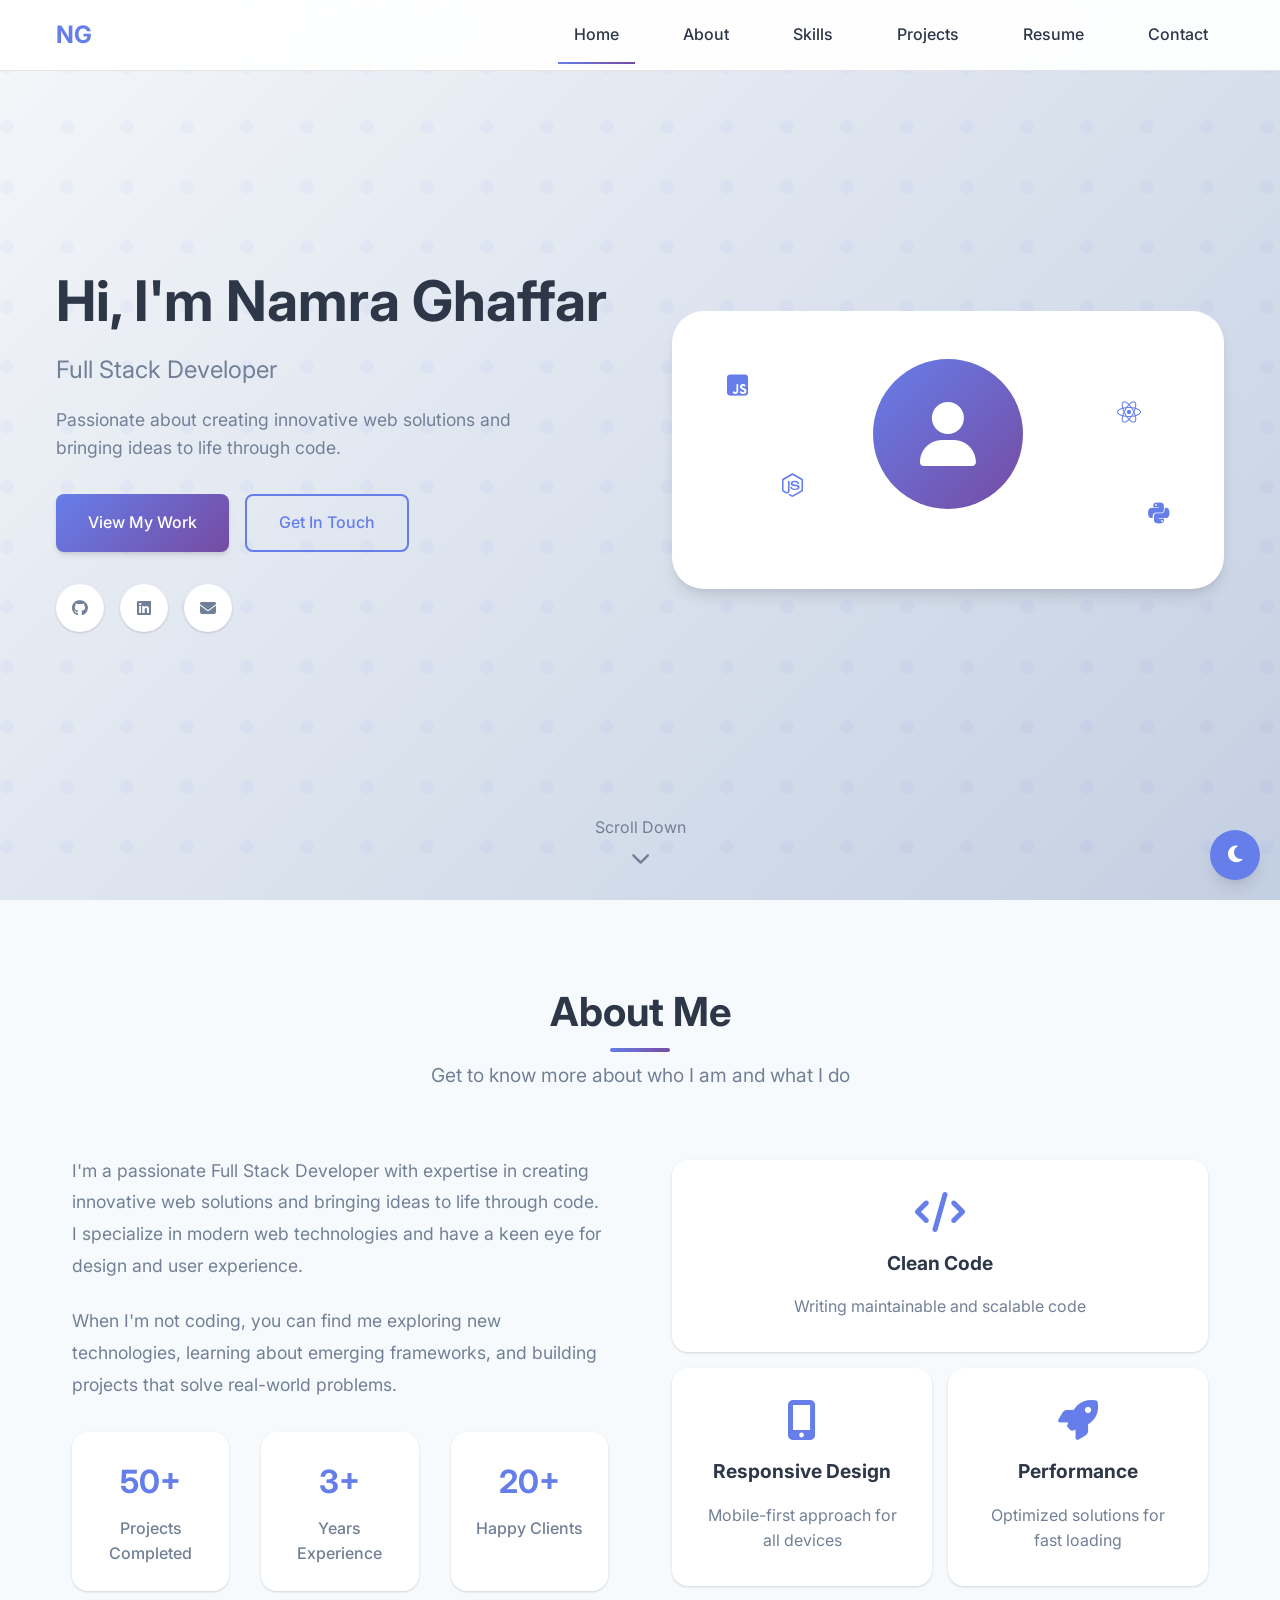
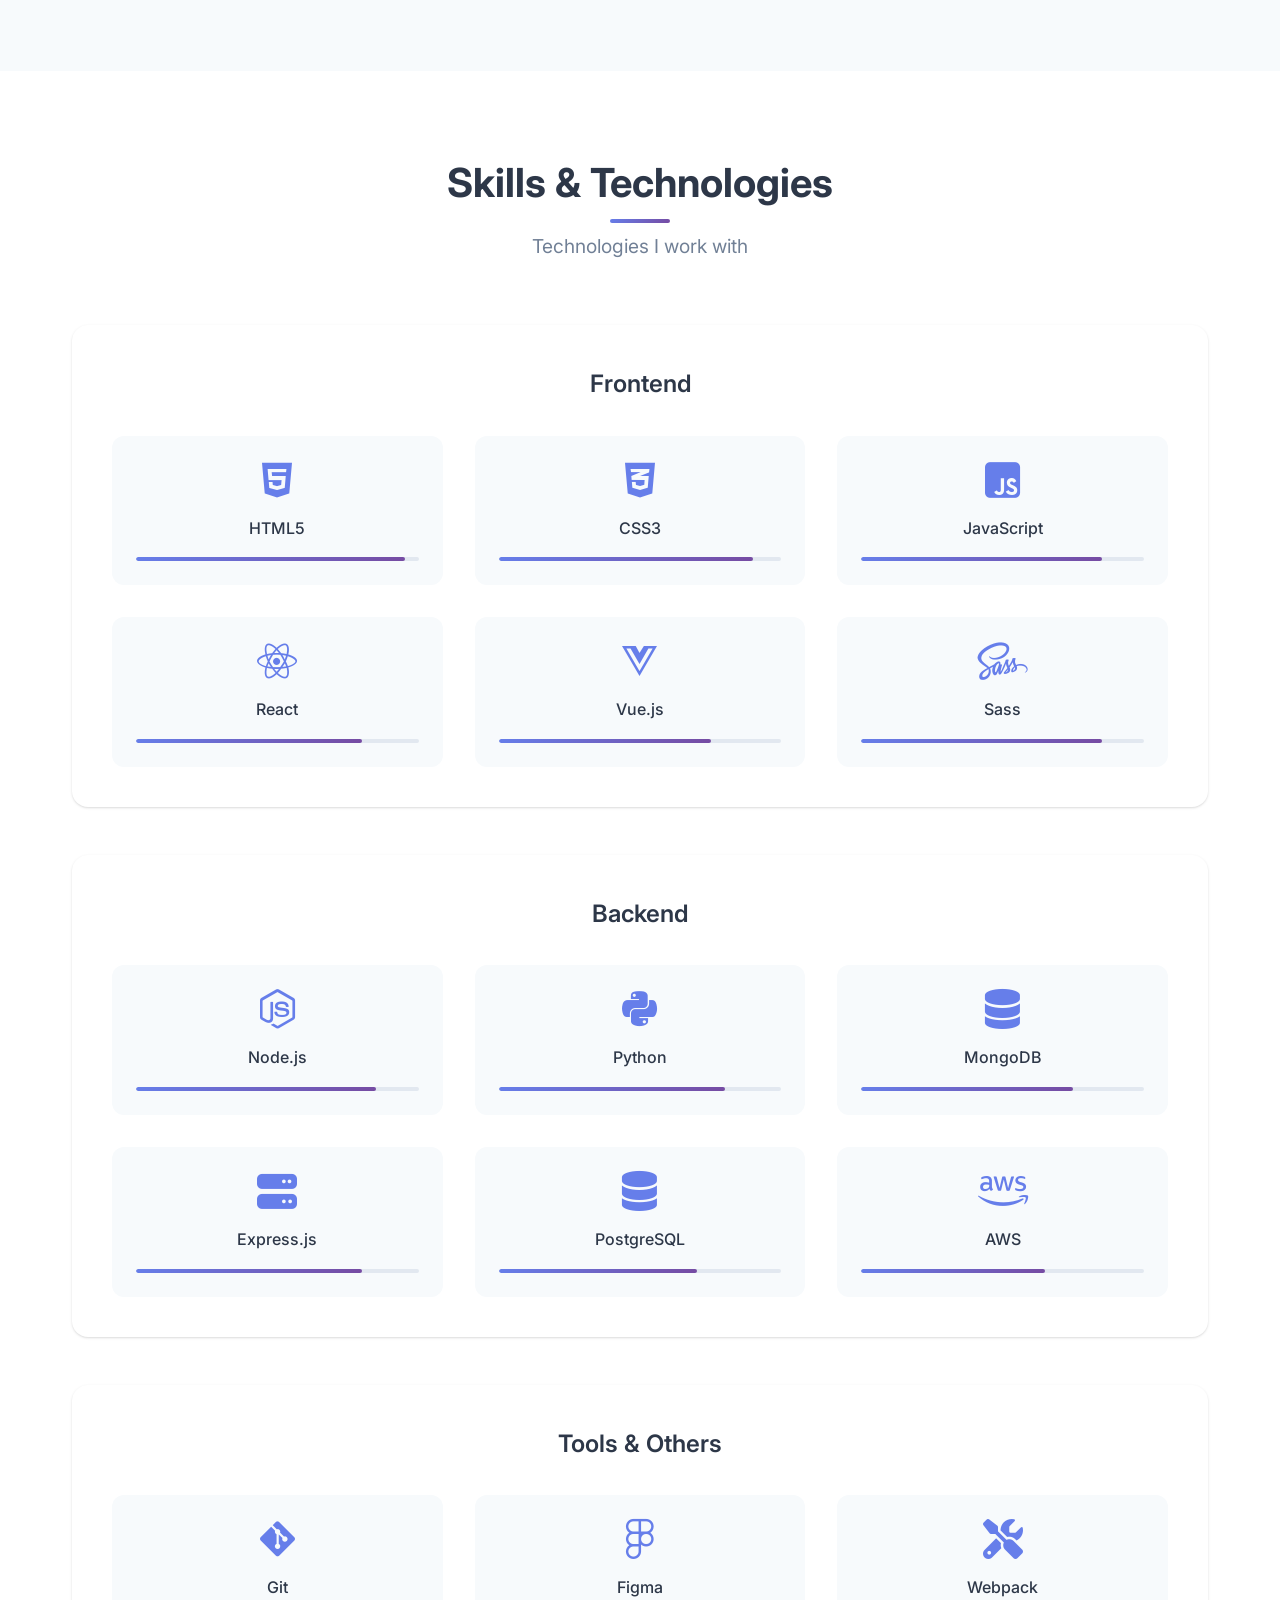
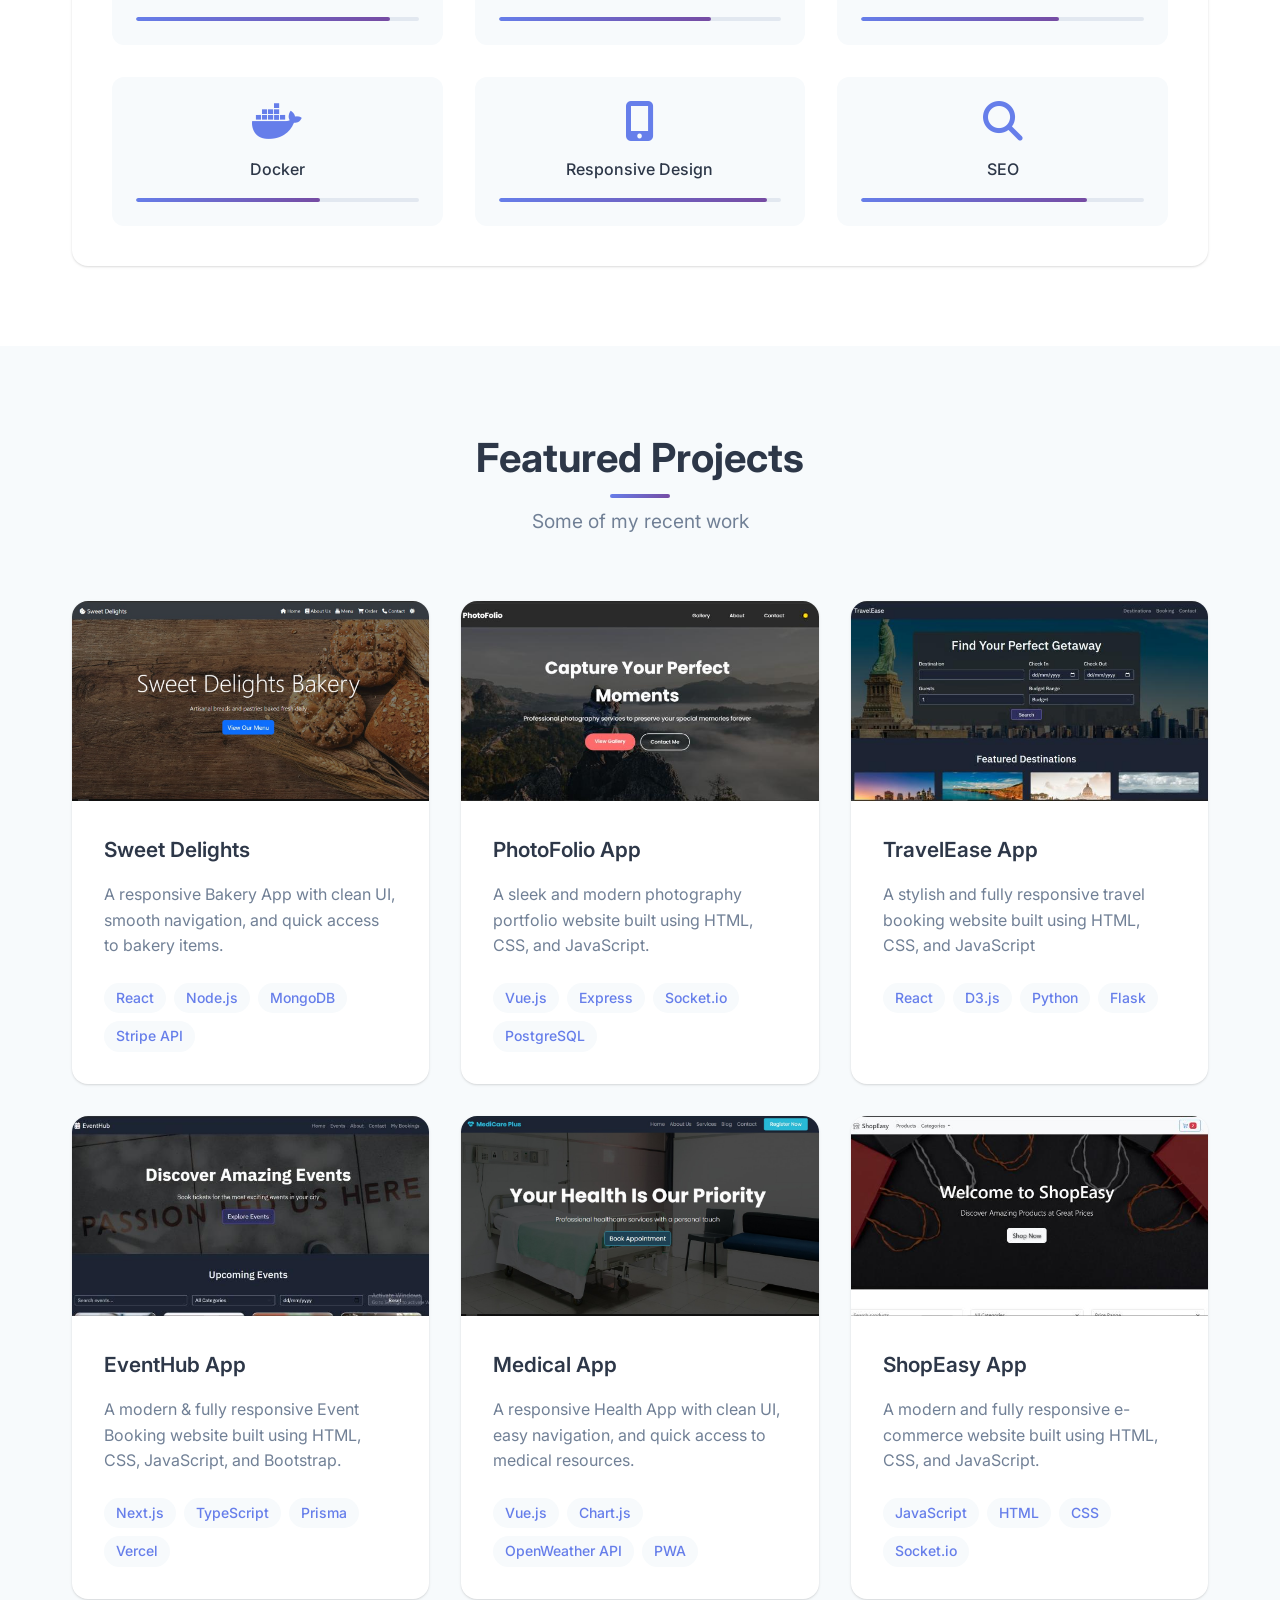
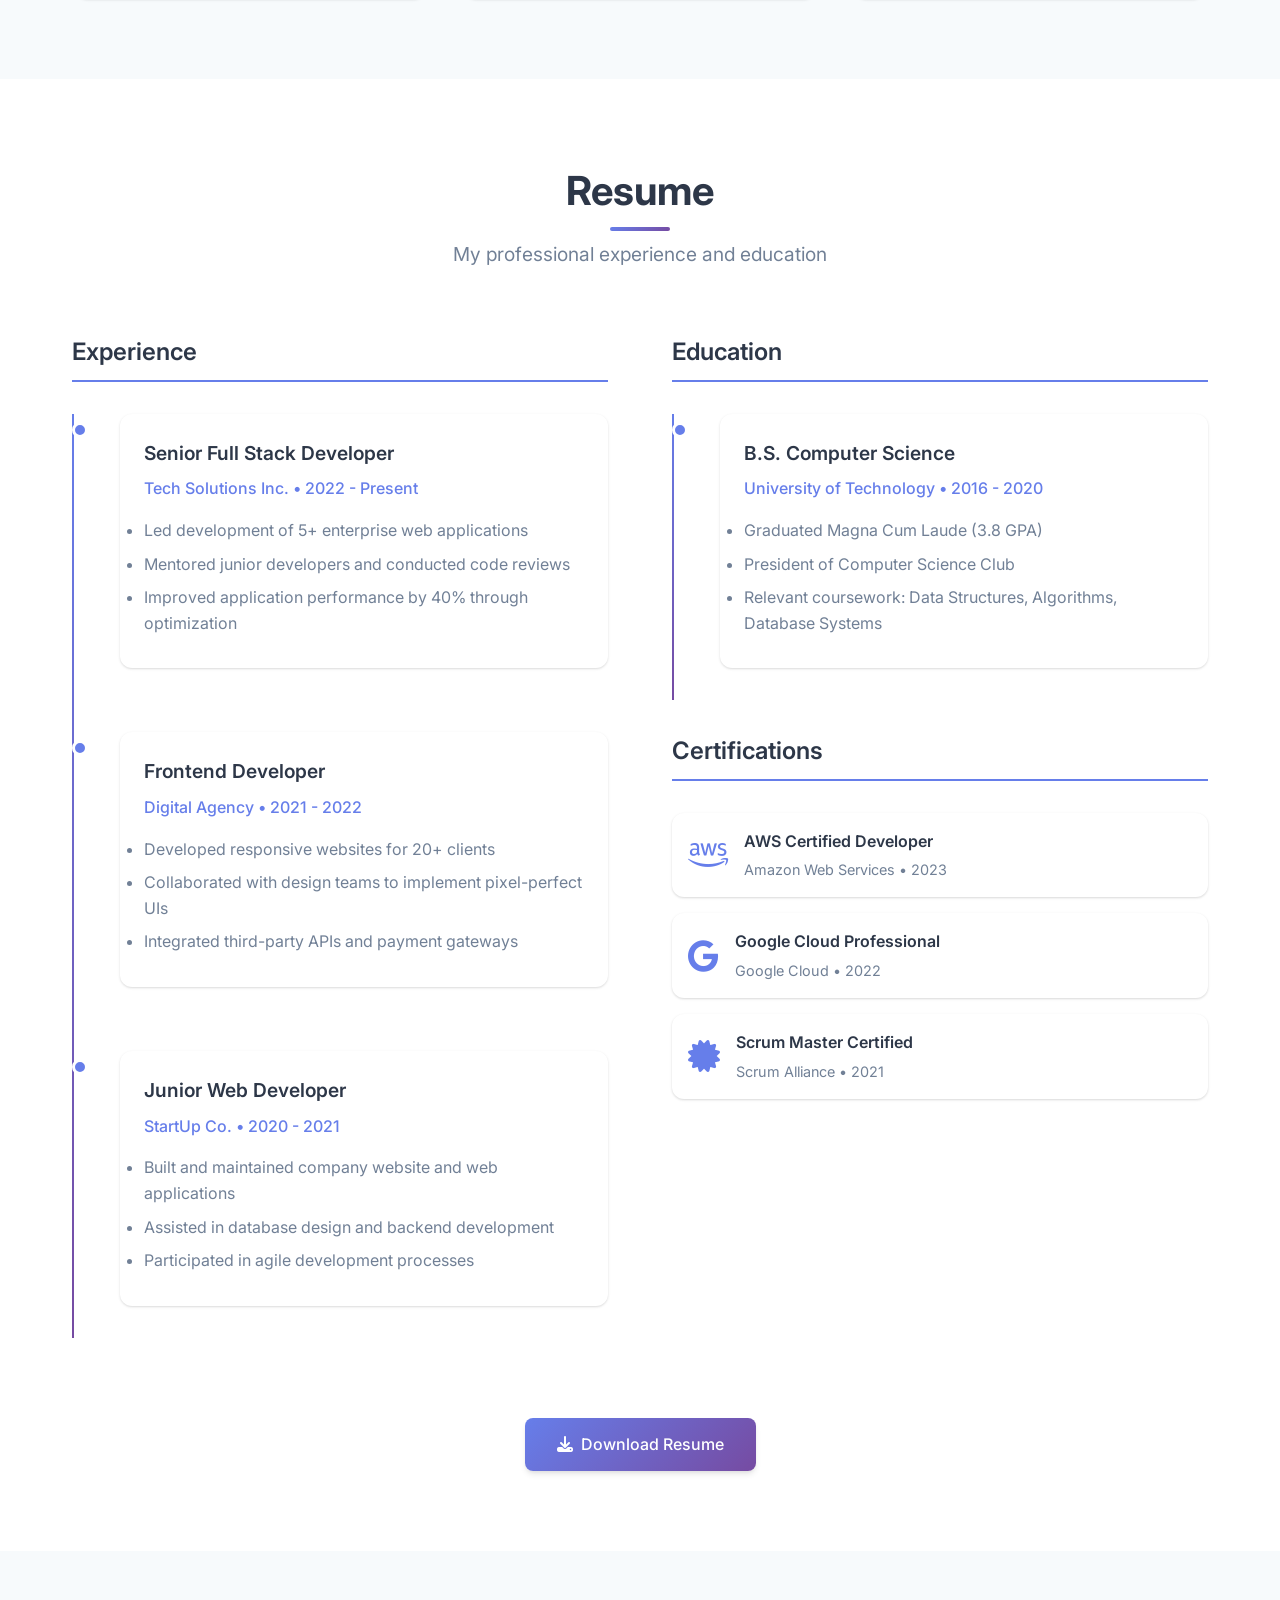
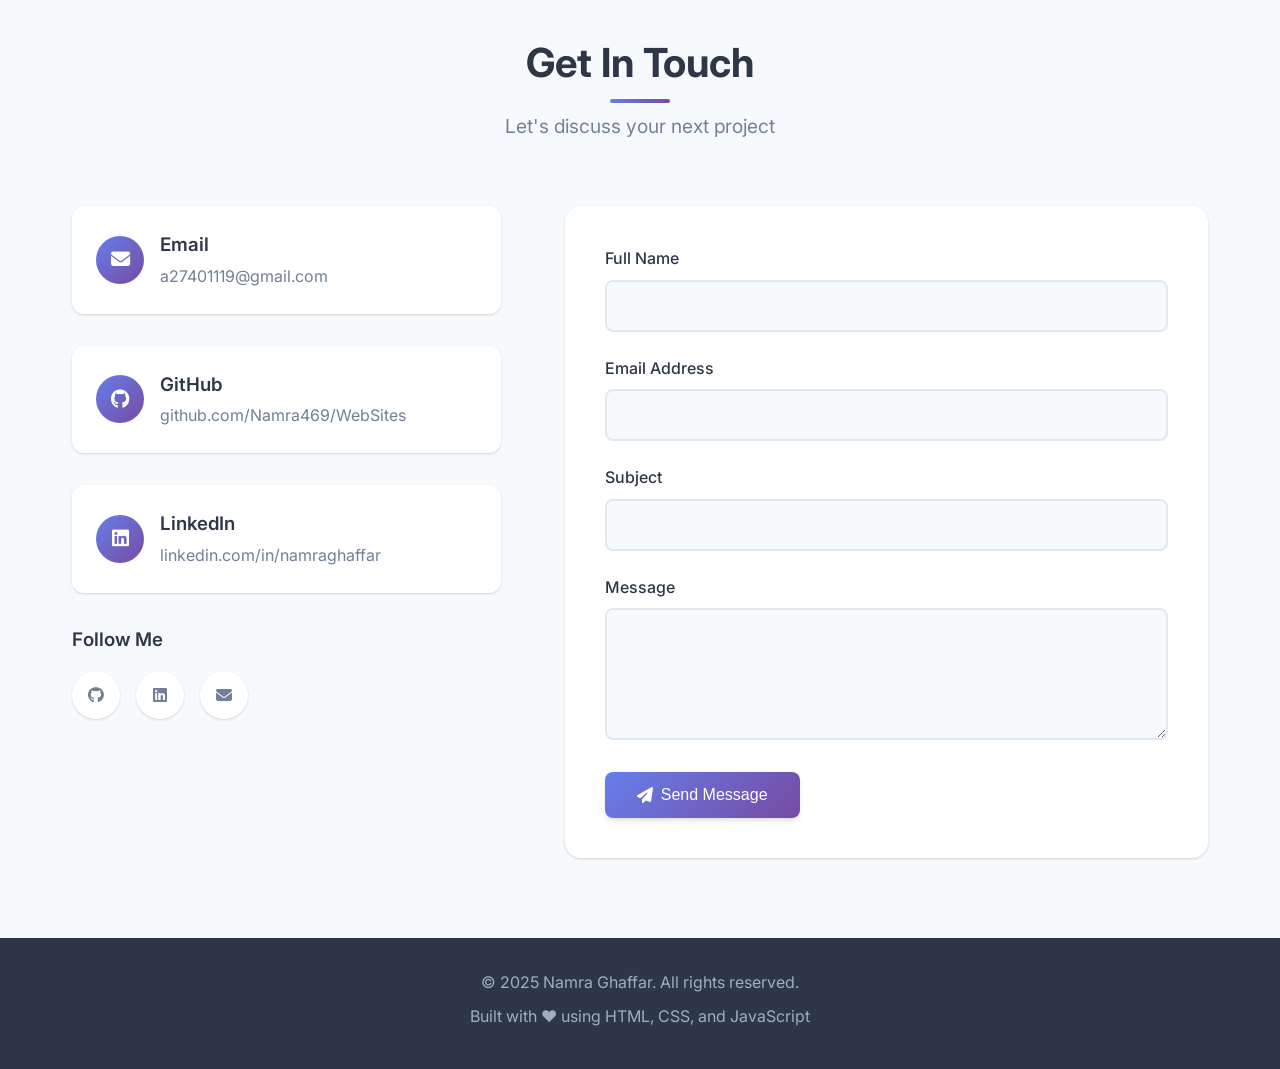
<file: Task3(portfolio)/index.html>
<!DOCTYPE html>
<html lang="en">
<head>
    <meta charset="UTF-8">
    <meta name="viewport" content="width=device-width, initial-scale=1.0, maximum-scale=5.0, user-scalable=yes">
    <meta name="description" content="Personal Portfolio - Full Stack Developer showcasing projects, skills, and experience">
    <meta name="keywords" content="web developer, portfolio, full stack, projects, resume">
    <title>Namra Ghaffar - Portfolio</title>
    
    <!-- Google Fonts -->
    <link rel="preconnect" href="https://fonts.googleapis.com">
    <link rel="preconnect" href="https://fonts.gstatic.com" crossorigin>
    <link href="https://fonts.googleapis.com/css2?family=Inter:wght@300;400;500;600;700&display=swap" rel="stylesheet">
    
    <!-- Font Awesome -->
    <link rel="stylesheet" href="https://cdnjs.cloudflare.com/ajax/libs/font-awesome/6.4.0/css/all.min.css">
    
    <!-- Custom CSS -->
    <link rel="stylesheet" href="styles.css">
</head>
<body>
    <!-- Navigation -->
    <nav class="navbar" id="navbar">
        <div class="nav-container">
            <div class="nav-logo">
                <a href="#home">NG</a>
            </div>
            <ul class="nav-menu" id="nav-menu">
                <li class="nav-item">
                    <a href="#home" class="nav-link">Home</a>
                </li>
                <li class="nav-item">
                    <a href="#about" class="nav-link">About</a>
                </li>
                <li class="nav-item">
                    <a href="#skills" class="nav-link">Skills</a>
                </li>
                <li class="nav-item">
                    <a href="#projects" class="nav-link">Projects</a>
                </li>
                <li class="nav-item">
                    <a href="#resume" class="nav-link">Resume</a>
                </li>
                <li class="nav-item">
                    <a href="#contact" class="nav-link">Contact</a>
                </li>
            </ul>
            <div class="hamburger" id="hamburger">
                <span class="bar"></span>
                <span class="bar"></span>
                <span class="bar"></span>
            </div>
        </div>
    </nav>

    <!-- Hero Section -->
    <section id="home" class="hero">
        <div class="hero-content">
            <div class="hero-text">
                <h1 class="hero-title">
                    Hi, I'm <span class="highlight">Namra Ghaffar</span>
                </h1>
                <p class="hero-subtitle">Full Stack Developer</p>
                <p class="hero-description">
                    Passionate about creating innovative web solutions and bringing ideas to life through code.
                </p>
                <div class="hero-buttons">
                    <a href="#projects" class="btn btn-primary">View My Work</a>
                    <a href="#contact" class="btn btn-secondary">Get In Touch</a>
                </div>
                <div class="social-links">
                    <a href="https://github.com/Namra469/WebSites" target="_blank" rel="noopener noreferrer" class="social-link">
                        <i class="fab fa-github"></i>
                    </a>
                    <a href="https://www.linkedin.com/in/namraghaffar/" target="_blank" rel="noopener noreferrer" class="social-link">
                        <i class="fab fa-linkedin"></i>
                    </a>
                    <a href="mailto:a27401119@gmail.com" class="social-link">
                        <i class="fas fa-envelope"></i>
                    </a>
                </div>
            </div>
            <div class="hero-image">
                <div class="profile-card">
                    <div class="profile-avatar">
                        <i class="fas fa-user"></i>
                    </div>
                    <div class="floating-elements">
                        <div class="floating-element" style="--delay: 0s">
                            <i class="fab fa-js-square"></i>
                        </div>
                        <div class="floating-element" style="--delay: 1s">
                            <i class="fab fa-react"></i>
                        </div>
                        <div class="floating-element" style="--delay: 2s">
                            <i class="fab fa-node-js"></i>
                        </div>
                        <div class="floating-element" style="--delay: 3s">
                            <i class="fab fa-python"></i>
                        </div>
                    </div>
                </div>
            </div>
        </div>
        <div class="scroll-indicator">
            <span>Scroll Down</span>
            <i class="fas fa-chevron-down"></i>
        </div>
    </section>

    <!-- About Section -->
    <section id="about" class="about section">
        <div class="container">
            <div class="section-header">
                <h2 class="section-title">About Me</h2>
                <p class="section-subtitle">Get to know more about who I am and what I do</p>
            </div>
            <div class="about-content">
                <div class="about-text">
                    <p class="about-description">
                        I'm a passionate Full Stack Developer with expertise in creating 
                        innovative web solutions and bringing ideas to life through code. I specialize in modern web technologies 
                        and have a keen eye for design and user experience.
                    </p>
                    <p class="about-description">
                        When I'm not coding, you can find me exploring new technologies, 
                        learning about emerging frameworks, and building projects that solve real-world problems.
                    </p>
                    <div class="about-stats">
                        <div class="stat-item">
                            <h3>50+</h3>
                            <p>Projects Completed</p>
                        </div>
                        <div class="stat-item">
                            <h3>3+</h3>
                            <p>Years Experience</p>
                        </div>
                        <div class="stat-item">
                            <h3>20+</h3>
                            <p>Happy Clients</p>
                        </div>
                    </div>
                </div>
                <div class="about-image">
                    <div class="about-card">
                        <div class="card-content">
                            <i class="fas fa-code"></i>
                            <h3>Clean Code</h3>
                            <p>Writing maintainable and scalable code</p>
                        </div>
                    </div>
                    <div class="about-card">
                        <div class="card-content">
                            <i class="fas fa-mobile-alt"></i>
                            <h3>Responsive Design</h3>
                            <p>Mobile-first approach for all devices</p>
                        </div>
                    </div>
                    <div class="about-card">
                        <div class="card-content">
                            <i class="fas fa-rocket"></i>
                            <h3>Performance</h3>
                            <p>Optimized solutions for fast loading</p>
                        </div>
                    </div>
                </div>
            </div>
        </div>
    </section>

    <!-- Skills Section -->
    <section id="skills" class="skills section">
        <div class="container">
            <div class="section-header">
                <h2 class="section-title">Skills & Technologies</h2>
                <p class="section-subtitle">Technologies I work with</p>
            </div>
            <div class="skills-content">
                <div class="skill-category">
                    <h3 class="category-title">Frontend</h3>
                    <div class="skills-grid">
                        <div class="skill-item">
                            <i class="fab fa-html5"></i>
                            <span>HTML5</span>
                            <div class="skill-level" data-level="95"></div>
                        </div>
                        <div class="skill-item">
                            <i class="fab fa-css3-alt"></i>
                            <span>CSS3</span>
                            <div class="skill-level" data-level="90"></div>
                        </div>
                        <div class="skill-item">
                            <i class="fab fa-js-square"></i>
                            <span>JavaScript</span>
                            <div class="skill-level" data-level="85"></div>
                        </div>
                        <div class="skill-item">
                            <i class="fab fa-react"></i>
                            <span>React</span>
                            <div class="skill-level" data-level="80"></div>
                        </div>
                        <div class="skill-item">
                            <i class="fab fa-vuejs"></i>
                            <span>Vue.js</span>
                            <div class="skill-level" data-level="75"></div>
                        </div>
                        <div class="skill-item">
                            <i class="fab fa-sass"></i>
                            <span>Sass</span>
                            <div class="skill-level" data-level="85"></div>
                        </div>
                    </div>
                </div>
                
                <div class="skill-category">
                    <h3 class="category-title">Backend</h3>
                    <div class="skills-grid">
                        <div class="skill-item">
                            <i class="fab fa-node-js"></i>
                            <span>Node.js</span>
                            <div class="skill-level" data-level="85"></div>
                        </div>
                        <div class="skill-item">
                            <i class="fab fa-python"></i>
                            <span>Python</span>
                            <div class="skill-level" data-level="80"></div>
                        </div>
                        <div class="skill-item">
                            <i class="fas fa-database"></i>
                            <span>MongoDB</span>
                            <div class="skill-level" data-level="75"></div>
                        </div>
                        <div class="skill-item">
                            <i class="fas fa-server"></i>
                            <span>Express.js</span>
                            <div class="skill-level" data-level="80"></div>
                        </div>
                        <div class="skill-item">
                            <i class="fas fa-database"></i>
                            <span>PostgreSQL</span>
                            <div class="skill-level" data-level="70"></div>
                        </div>
                        <div class="skill-item">
                            <i class="fab fa-aws"></i>
                            <span>AWS</span>
                            <div class="skill-level" data-level="65"></div>
                        </div>
                    </div>
                </div>

                <div class="skill-category">
                    <h3 class="category-title">Tools & Others</h3>
                    <div class="skills-grid">
                        <div class="skill-item">
                            <i class="fab fa-git-alt"></i>
                            <span>Git</span>
                            <div class="skill-level" data-level="90"></div>
                        </div>
                        <div class="skill-item">
                            <i class="fab fa-figma"></i>
                            <span>Figma</span>
                            <div class="skill-level" data-level="75"></div>
                        </div>
                        <div class="skill-item">
                            <i class="fas fa-tools"></i>
                            <span>Webpack</span>
                            <div class="skill-level" data-level="70"></div>
                        </div>
                        <div class="skill-item">
                            <i class="fab fa-docker"></i>
                            <span>Docker</span>
                            <div class="skill-level" data-level="65"></div>
                        </div>
                        <div class="skill-item">
                            <i class="fas fa-mobile-alt"></i>
                            <span>Responsive Design</span>
                            <div class="skill-level" data-level="95"></div>
                        </div>
                        <div class="skill-item">
                            <i class="fas fa-search"></i>
                            <span>SEO</span>
                            <div class="skill-level" data-level="80"></div>
                        </div>
                    </div>
                </div>
            </div>
        </div>
    </section>

    <!-- Projects Section -->
    <section id="projects" class="projects section">
        <div class="container">
            <div class="section-header">
                <h2 class="section-title">Featured Projects</h2>
                <p class="section-subtitle">Some of my recent work</p>
            </div>
            <div class="projects-grid">
                <!-- Project 1 -->
                <div class="project-card">
                    <div class="project-image">
                        <img src="images/6.png" alt="TaskFlow Manager" class="project-img">
                        <div class="project-overlay">
                            <a href="https://sweettdelights.netlify.app/" class="project-link" target="_blank" rel="noopener noreferrer">
                                <i class="fas fa-external-link-alt"></i>
                            </a>
                            <a href="https://github.com/Namra469/WebSites" class="project-link" target="_blank" rel="noopener noreferrer">
                                <i class="fab fa-github"></i>
                            </a>
                        </div>
                    </div>
                    <div class="project-content">
                        <h3 class="project-title">Sweet Delights</h3>
                        <p class="project-description">
                            A responsive Bakery App with clean UI, smooth navigation, and quick access to bakery items.
                        </p>
                        <div class="project-tags">
                            <span class="tag">React</span>
                            <span class="tag">Node.js</span>
                            <span class="tag">MongoDB</span>
                            <span class="tag">Stripe API</span>
                        </div>
                    </div>
                </div>

                <!-- Project 2 -->
                <div class="project-card">
                    <div class="project-image">
                        <img src="images/5.jfif" alt="EcoShop Platform" class="project-img">
                        <div class="project-overlay">
                            <a href="https://photofoolio.netlify.app/" class="project-link" target="_blank" rel="noopener noreferrer">
                                <i class="fas fa-external-link-alt"></i>
                            </a>
                            <a href="https://github.com/Namra469/WebSites" class="project-link" target="_blank" rel="noopener noreferrer">
                                <i class="fab fa-github"></i>
                            </a>
                        </div>
                    </div>
                    <div class="project-content">
                        <h3 class="project-title">PhotoFolio App</h3>
                        <p class="project-description">
                            A sleek and modern photography portfolio website built using HTML, CSS, and JavaScript.
                        </p>
                        <div class="project-tags">
                            <span class="tag">Vue.js</span>
                            <span class="tag">Express</span>
                            <span class="tag">Socket.io</span>
                            <span class="tag">PostgreSQL</span>
                        </div>
                    </div>
                </div>

                <!-- Project 3 -->
                <div class="project-card">
                    <div class="project-image">
                        <img src="images/3.jfif" alt="FitTracker Pro" class="project-img">
                        <div class="project-overlay">
                            <a href="https://traveleasehub.netlify.app/" class="project-link" target="_blank" rel="noopener noreferrer">
                                <i class="fas fa-external-link-alt"></i>
                            </a>
                            <a href="https://github.com/Namra469/WebSites" class="project-link" target="_blank" rel="noopener noreferrer">
                                <i class="fab fa-github"></i>
                            </a>
                        </div>
                    </div>
                    <div class="project-content">
                        <h3 class="project-title">TravelEase App</h3>
                        <p class="project-description">
                            A stylish and fully responsive travel booking website built using HTML, CSS, and JavaScript
                        </p>
                        <div class="project-tags">
                            <span class="tag">React</span>
                            <span class="tag">D3.js</span>
                            <span class="tag">Python</span>
                            <span class="tag">Flask</span>
                        </div>
                    </div>
                </div>

                <!-- Project 4 -->
                <div class="project-card">
                    <div class="project-image">
                        <img src="images/2.jfif" alt="StudyBuddy Hub" class="project-img">
                        <div class="project-overlay">
                            <a href="https://eventhuub.netlify.app/" class="project-link" target="_blank" rel="noopener noreferrer">
                                <i class="fas fa-external-link-alt"></i>
                            </a>
                            <a href="https://github.com/Namra469/WebSites" class="project-link" target="_blank" rel="noopener noreferrer">
                                <i class="fab fa-github"></i>
                            </a>
                        </div>
                    </div>
                    <div class="project-content">
                        <h3 class="project-title">EventHub App</h3>
                        <p class="project-description">
                            A modern & fully responsive Event Booking website built using HTML, CSS, JavaScript, and Bootstrap.
                        </p>
                        <div class="project-tags">
                            <span class="tag">Next.js</span>
                            <span class="tag">TypeScript</span>
                            <span class="tag">Prisma</span>
                            <span class="tag">Vercel</span>
                        </div>
                    </div>
                </div>

                <!-- Project 5 -->
                <div class="project-card">
                    <div class="project-image">
                        <img src="images/7.png" alt="WeatherWise App" class="project-img">
                        <div class="project-overlay">
                            <a href="https://medcareplus.netlify.app/" class="project-link" target="_blank" rel="noopener noreferrer">
                                <i class="fas fa-external-link-alt"></i>
                            </a>
                            <a href="https://github.com/Namra469/WebSites" class="project-link" target="_blank" rel="noopener noreferrer">
                                <i class="fab fa-github"></i>
                            </a>
                        </div>
                    </div>
                    <div class="project-content">
                        <h3 class="project-title">Medical App</h3>
                        <p class="project-description">
                            A responsive Health App with clean UI, easy navigation, and quick access to medical resources.
                        </p>
                        <div class="project-tags">
                            <span class="tag">Vue.js</span>
                            <span class="tag">Chart.js</span>
                            <span class="tag">OpenWeather API</span>
                            <span class="tag">PWA</span>
                        </div>
                    </div>
                </div>

                <!-- Project 6 -->
                <div class="project-card">
                    <div class="project-image">
                        <img src="images/4.jfif" alt="CryptoPortfolio Tracker" class="project-img">
                        <div class="project-overlay">
                            <a href="https://shopeasystore.netlify.app/" class="project-link" target="_blank" rel="noopener noreferrer">
                                <i class="fas fa-external-link-alt"></i>
                            </a>
                            <a href="https://github.com/Namra469/WebSites" class="project-link" target="_blank" rel="noopener noreferrer">
                                <i class="fab fa-github"></i>
                            </a>
                        </div>
                    </div>
                    <div class="project-content">
                        <h3 class="project-title">ShopEasy App</h3>
                        <p class="project-description">
                            A modern and fully responsive e-commerce website built using HTML, CSS, and JavaScript.
                        </p>
                        <div class="project-tags">
                            <span class="tag">JavaScript</span>
                            <span class="tag">HTML</span>
                            <span class="tag">CSS</span>
                            <span class="tag">Socket.io</span>
                        </div>
                    </div>
                </div>
            </div>
        </div>
    </section>

    <!-- Resume Section -->
    <section id="resume" class="resume section">
        <div class="container">
            <div class="section-header">
                <h2 class="section-title">Resume</h2>
                <p class="section-subtitle">My professional experience and education</p>
            </div>
            <div class="resume-content">
                <div class="resume-column">
                    <h3 class="resume-category">Experience</h3>
                    <div class="timeline">
                        <div class="timeline-item">
                            <div class="timeline-marker"></div>
                            <div class="timeline-content">
                                <h4 class="timeline-title">Senior Full Stack Developer</h4>
                                <p class="timeline-subtitle">Tech Solutions Inc. • 2022 - Present</p>
                                <ul class="timeline-description">
                                    <li>Led development of 5+ enterprise web applications</li>
                                    <li>Mentored junior developers and conducted code reviews</li>
                                    <li>Improved application performance by 40% through optimization</li>
                                </ul>
                            </div>
                        </div>
                        <div class="timeline-item">
                            <div class="timeline-marker"></div>
                            <div class="timeline-content">
                                <h4 class="timeline-title">Frontend Developer</h4>
                                <p class="timeline-subtitle">Digital Agency • 2021 - 2022</p>
                                <ul class="timeline-description">
                                    <li>Developed responsive websites for 20+ clients</li>
                                    <li>Collaborated with design teams to implement pixel-perfect UIs</li>
                                    <li>Integrated third-party APIs and payment gateways</li>
                                </ul>
                            </div>
                        </div>
                        <div class="timeline-item">
                            <div class="timeline-marker"></div>
                            <div class="timeline-content">
                                <h4 class="timeline-title">Junior Web Developer</h4>
                                <p class="timeline-subtitle">StartUp Co. • 2020 - 2021</p>
                                <ul class="timeline-description">
                                    <li>Built and maintained company website and web applications</li>
                                    <li>Assisted in database design and backend development</li>
                                    <li>Participated in agile development processes</li>
                                </ul>
                            </div>
                        </div>
                    </div>
                </div>
                
                <div class="resume-column">
                    <h3 class="resume-category">Education</h3>
                    <div class="timeline">
                        <div class="timeline-item">
                            <div class="timeline-marker"></div>
                            <div class="timeline-content">
                                <h4 class="timeline-title">B.S. Computer Science</h4>
                                <p class="timeline-subtitle">University of Technology • 2016 - 2020</p>
                                <ul class="timeline-description">
                                    <li>Graduated Magna Cum Laude (3.8 GPA)</li>
                                    <li>President of Computer Science Club</li>
                                    <li>Relevant coursework: Data Structures, Algorithms, Database Systems</li>
                                </ul>
                            </div>
                        </div>
                    </div>
                    
                    <h3 class="resume-category">Certifications</h3>
                    <div class="certifications">
                        <div class="cert-item">
                            <i class="fab fa-aws"></i>
                            <div>
                                <h4>AWS Certified Developer</h4>
                                <p>Amazon Web Services • 2023</p>
                            </div>
                        </div>
                        <div class="cert-item">
                            <i class="fab fa-google"></i>
                            <div>
                                <h4>Google Cloud Professional</h4>
                                <p>Google Cloud • 2022</p>
                            </div>
                        </div>
                        <div class="cert-item">
                            <i class="fas fa-certificate"></i>
                            <div>
                                <h4>Scrum Master Certified</h4>
                                <p>Scrum Alliance • 2021</p>
                            </div>
                        </div>
                    </div>
                </div>
            </div>
            <div class="resume-download">
                <a href="images/CV Namra.pdf" download="Namra_Ghaffar_Resume.pdf" class="btn btn-primary">
                    <i class="fas fa-download"></i>
                    Download Resume
                </a>
            </div>
        </div>
    </section>

    <!-- Contact Section -->
    <section id="contact" class="contact section">
        <div class="container">
            <div class="section-header">
                <h2 class="section-title">Get In Touch</h2>
                <p class="section-subtitle">Let's discuss your next project</p>
            </div>
            <div class="contact-content">
                <div class="contact-info">
                    <div class="contact-item">
                        <div class="contact-icon">
                            <i class="fas fa-envelope"></i>
                        </div>
                        <div class="contact-details">
                            <h3>Email</h3>
                            <p>a27401119@gmail.com</p>
                        </div>
                    </div>
                    <div class="contact-item">
                        <div class="contact-icon">
                            <i class="fab fa-github"></i>
                        </div>
                        <div class="contact-details">
                            <h3>GitHub</h3>
                            <p>github.com/Namra469/WebSites</p>
                        </div>
                    </div>
                    <div class="contact-item">
                        <div class="contact-icon">
                            <i class="fab fa-linkedin"></i>
                        </div>
                        <div class="contact-details">
                            <h3>LinkedIn</h3>
                            <p>linkedin.com/in/namraghaffar</p>
                        </div>
                    </div>
                    <div class="contact-social">
                        <h3>Follow Me</h3>
                        <div class="social-links">
                            <a href="https://github.com/Namra469/WebSites" target="_blank" rel="noopener noreferrer" class="social-link">
                                <i class="fab fa-github"></i>
                            </a>
                            <a href="https://www.linkedin.com/in/namraghaffar/" target="_blank" rel="noopener noreferrer" class="social-link">
                                <i class="fab fa-linkedin"></i>
                            </a>
                            <a href="mailto:a27401119@gmail.com" class="social-link">
                                <i class="fas fa-envelope"></i>
                            </a>
                        </div>
                    </div>
                </div>
                
                <form class="contact-form" id="contactForm">
                    <div class="form-group">
                        <label for="name">Full Name</label>
                        <input type="text" id="name" name="name" required>
                    </div>
                    <div class="form-group">
                        <label for="email">Email Address</label>
                        <input type="email" id="email" name="email" required>
                    </div>
                    <div class="form-group">
                        <label for="subject">Subject</label>
                        <input type="text" id="subject" name="subject" required>
                    </div>
                    <div class="form-group">
                        <label for="message">Message</label>
                        <textarea id="message" name="message" rows="5" required></textarea>
                    </div>
                    <button type="submit" class="btn btn-primary">
                        <i class="fas fa-paper-plane"></i>
                        Send Message
                    </button>
                </form>
            </div>
        </div>
    </section>

    <!-- Footer -->
    <footer class="footer">
        <div class="container">
            <div class="footer-content">
                <p>&copy; 2025 Namra Ghaffar. All rights reserved.</p>
                <p>Built with ❤️ using HTML, CSS, and JavaScript</p>
            </div>
        </div>
    </footer>

    <!-- Custom JavaScript -->
    <script src="script.js"></script>
</body>
</html>
</file>
<file: Task3(portfolio)/styles.css>
/* Reset and Base Styles */
* {
    margin: 0;
    padding: 0;
    box-sizing: border-box;
}

html {
    scroll-behavior: smooth;
}

body {
    font-family: 'Inter', sans-serif;
    line-height: 1.6;
    color: #333;
    background-color: #fff;
    overflow-x: hidden;
    width: 100%;
    min-width: 320px;
}

/* CSS Variables */
:root {
    --primary-color: #667eea;
    --primary-dark: #5a67d8;
    --secondary-color: #764ba2;
    --accent-color: #f093fb;
    --text-primary: #2d3748;
    --text-secondary: #718096;
    --text-light: #a0aec0;
    --bg-primary: #ffffff;
    --bg-secondary: #f7fafc;
    --bg-dark: #1a202c;
    --border-color: #e2e8f0;
    --shadow-sm: 0 1px 3px 0 rgba(0, 0, 0, 0.1), 0 1px 2px 0 rgba(0, 0, 0, 0.06);
    --shadow-md: 0 4px 6px -1px rgba(0, 0, 0, 0.1), 0 2px 4px -1px rgba(0, 0, 0, 0.06);
    --shadow-lg: 0 10px 15px -3px rgba(0, 0, 0, 0.1), 0 4px 6px -2px rgba(0, 0, 0, 0.05);
    --gradient-primary: linear-gradient(135deg, #667eea 0%, #764ba2 100%);
    --gradient-accent: linear-gradient(135deg, #f093fb 0%, #f5576c 100%);
    --transition: all 0.3s ease;
}

/* Utility Classes */
.container {
    max-width: 1200px;
    margin: 0 auto;
    padding: 0 1rem;
    width: 100%;
    box-sizing: border-box;
}

.section {
    padding: 5rem 0;
}

.section-header {
    text-align: center;
    margin-bottom: 4rem;
}

.section-title {
    font-size: 2.5rem;
    font-weight: 700;
    color: var(--text-primary);
    margin-bottom: 1rem;
    position: relative;
}

.section-title::after {
    content: '';
    position: absolute;
    bottom: -0.5rem;
    left: 50%;
    transform: translateX(-50%);
    width: 60px;
    height: 4px;
    background: var(--gradient-primary);
    border-radius: 2px;
}

.section-subtitle {
    font-size: 1.2rem;
    color: var(--text-secondary);
    max-width: 600px;
    margin: 0 auto;
}

/* Buttons */
.btn {
    display: inline-flex;
    align-items: center;
    gap: 0.5rem;
    padding: 0.875rem 2rem;
    font-size: 1rem;
    font-weight: 500;
    text-decoration: none;
    border-radius: 0.5rem;
    border: none;
    cursor: pointer;
    transition: var(--transition);
    position: relative;
    overflow: hidden;
}

.btn::before {
    content: '';
    position: absolute;
    top: 0;
    left: -100%;
    width: 100%;
    height: 100%;
    background: linear-gradient(90deg, transparent, rgba(255, 255, 255, 0.2), transparent);
    transition: left 0.6s;
}

.btn:hover::before {
    left: 100%;
}

.btn-primary {
    background: var(--gradient-primary);
    color: white;
    box-shadow: var(--shadow-md);
}

.btn-primary:hover {
    transform: translateY(-2px);
    box-shadow: var(--shadow-lg);
}

.btn-secondary {
    background: transparent;
    color: var(--primary-color);
    border: 2px solid var(--primary-color);
}

.btn-secondary:hover {
    background: var(--primary-color);
    color: white;
    transform: translateY(-2px);
}

/* Navigation */
.navbar {
    position: fixed;
    top: 0;
    width: 100%;
    background: rgba(255, 255, 255, 0.95);
    backdrop-filter: blur(10px);
    z-index: 1000;
    padding: 1rem 0;
    transition: var(--transition);
    border-bottom: 1px solid rgba(0, 0, 0, 0.1);
}

.navbar.scrolled {
    background: rgba(255, 255, 255, 0.98);
    box-shadow: var(--shadow-sm);
}

.nav-container {
    display: flex;
    justify-content: space-between;
    align-items: center;
    max-width: 1200px;
    margin: 0 auto;
    padding: 0 1rem;
    width: 100%;
    box-sizing: border-box;
}

.nav-logo a {
    font-size: 1.5rem;
    font-weight: 700;
    color: var(--primary-color);
    text-decoration: none;
}

.nav-menu {
    display: flex;
    list-style: none;
    gap: 2rem;
}

.nav-link {
    color: var(--text-primary);
    text-decoration: none;
    font-weight: 500;
    transition: var(--transition);
    position: relative;
}

.nav-link::after {
    content: '';
    position: absolute;
    bottom: -0.5rem;
    left: 0;
    width: 0;
    height: 2px;
    background: var(--gradient-primary);
    transition: width 0.3s ease;
}

.nav-link:hover::after,
.nav-link.active::after {
    width: 100%;
}

.nav-link:hover {
    color: var(--primary-color);
}

/* Hamburger Menu */
.hamburger {
    display: none;
    flex-direction: column;
    cursor: pointer;
    gap: 0.25rem;
}

.bar {
    width: 25px;
    height: 3px;
    background: var(--text-primary);
    transition: var(--transition);
}

.hamburger.active .bar:nth-child(1) {
    transform: rotate(45deg) translate(5px, 5px);
}

.hamburger.active .bar:nth-child(2) {
    opacity: 0;
}

.hamburger.active .bar:nth-child(3) {
    transform: rotate(-45deg) translate(7px, -6px);
}

/* Hero Section */
.hero {
    min-height: 100vh;
    display: flex;
    align-items: center;
    justify-content: center;
    background: linear-gradient(135deg, #f5f7fa 0%, #c3cfe2 100%);
    position: relative;
    overflow: hidden;
}

.hero::before {
    content: '';
    position: absolute;
    top: 0;
    left: 0;
    width: 100%;
    height: 100%;
    background: url("data:image/svg+xml,%3Csvg width='60' height='60' viewBox='0 0 60 60' xmlns='http://www.w3.org/2000/svg'%3E%3Cg fill='none' fill-rule='evenodd'%3E%3Cg fill='%23667eea' fill-opacity='0.05' fill-rule='nonzero'%3E%3Ccircle cx='7' cy='7' r='7'/%3E%3C/g%3E%3C/g%3E%3C/svg%3E");
    z-index: 0;
}

.hero-content {
    display: grid;
    grid-template-columns: 1fr 1fr;
    gap: 4rem;
    align-items: center;
    max-width: 1200px;
    padding: 0 1rem;
    z-index: 1;
    position: relative;
    width: 100%;
    box-sizing: border-box;
}

.hero-title {
    font-size: 3.5rem;
    font-weight: 700;
    line-height: 1.2;
    margin-bottom: 1rem;
    color: var(--text-primary);
}

.highlight {
    background: var(--gradient-primary);
    -webkit-background-clip: text;
    -webkit-text-fill-color: transparent;
    background-clip: text;
    color: transparent;
}

.hero-subtitle {
    font-size: 1.5rem;
    color: var(--text-secondary);
    margin-bottom: 1rem;
}

.hero-description {
    font-size: 1.1rem;
    color: var(--text-secondary);
    margin-bottom: 2rem;
    max-width: 500px;
}

.hero-buttons {
    display: flex;
    gap: 1rem;
    margin-bottom: 2rem;
    flex-wrap: wrap;
}

.social-links {
    display: flex;
    gap: 1rem;
}

.social-link {
    display: flex;
    align-items: center;
    justify-content: center;
    width: 3rem;
    height: 3rem;
    background: var(--bg-primary);
    border-radius: 50%;
    color: var(--text-secondary);
    text-decoration: none;
    transition: var(--transition);
    box-shadow: var(--shadow-sm);
}

.social-link:hover {
    background: var(--primary-color);
    color: white;
    transform: translateY(-2px);
    box-shadow: var(--shadow-md);
}

/* Profile Card */
.profile-card {
    position: relative;
    background: var(--bg-primary);
    border-radius: 2rem;
    padding: 3rem;
    box-shadow: var(--shadow-lg);
    text-align: center;
}

.profile-avatar {
    width: 150px;
    height: 150px;
    margin: 0 auto 2rem;
    background: var(--gradient-primary);
    border-radius: 50%;
    display: flex;
    align-items: center;
    justify-content: center;
    font-size: 4rem;
    color: white;
}

.floating-elements {
    position: absolute;
    top: 0;
    left: 0;
    width: 100%;
    height: 100%;
    pointer-events: none;
}

.floating-element {
    position: absolute;
    font-size: 1.5rem;
    color: var(--primary-color);
    animation: float 6s ease-in-out infinite;
    animation-delay: var(--delay);
}

.floating-element:nth-child(1) { top: 20%; left: 10%; }
.floating-element:nth-child(2) { top: 30%; right: 15%; }
.floating-element:nth-child(3) { bottom: 30%; left: 20%; }
.floating-element:nth-child(4) { bottom: 20%; right: 10%; }

@keyframes float {
    0%, 100% { transform: translateY(0px) rotate(0deg); }
    25% { transform: translateY(-10px) rotate(5deg); }
    50% { transform: translateY(-20px) rotate(0deg); }
    75% { transform: translateY(-10px) rotate(-5deg); }
}

.scroll-indicator {
    position: absolute;
    bottom: 2rem;
    left: 50%;
    transform: translateX(-50%);
    text-align: center;
    color: var(--text-secondary);
    animation: bounce 2s infinite;
}

.scroll-indicator i {
    display: block;
    margin-top: 0.5rem;
    font-size: 1.2rem;
}

@keyframes bounce {
    0%, 20%, 50%, 80%, 100% { transform: translateX(-50%) translateY(0); }
    40% { transform: translateX(-50%) translateY(-10px); }
    60% { transform: translateX(-50%) translateY(-5px); }
}

/* About Section */
.about {
    background: var(--bg-secondary);
}

.about-content {
    display: grid;
    grid-template-columns: 1fr 1fr;
    gap: 4rem;
    align-items: center;
}

.about-description {
    font-size: 1.1rem;
    color: var(--text-secondary);
    margin-bottom: 1.5rem;
    line-height: 1.8;
}

.about-stats {
    display: grid;
    grid-template-columns: repeat(3, 1fr);
    gap: 2rem;
    margin-top: 2rem;
}

.stat-item {
    text-align: center;
    padding: 1.5rem;
    background: var(--bg-primary);
    border-radius: 1rem;
    box-shadow: var(--shadow-sm);
    transition: var(--transition);
}

.stat-item:hover {
    transform: translateY(-5px);
    box-shadow: var(--shadow-md);
}

.stat-item h3 {
    font-size: 2rem;
    font-weight: 700;
    color: var(--primary-color);
    margin-bottom: 0.5rem;
}

.stat-item p {
    color: var(--text-secondary);
    font-weight: 500;
}

.about-image {
    display: grid;
    grid-template-columns: 1fr 1fr;
    gap: 1rem;
}

.about-card {
    background: var(--bg-primary);
    padding: 2rem;
    border-radius: 1rem;
    box-shadow: var(--shadow-sm);
    transition: var(--transition);
    text-align: center;
}

.about-card:hover {
    transform: translateY(-5px);
    box-shadow: var(--shadow-md);
}

.about-card:nth-child(1) {
    grid-column: 1 / -1;
}

.about-card i {
    font-size: 2.5rem;
    color: var(--primary-color);
    margin-bottom: 1rem;
}

.about-card h3 {
    font-size: 1.2rem;
    margin-bottom: 1rem;
    color: var(--text-primary);
}

.about-card p {
    color: var(--text-secondary);
    line-height: 1.6;
}

/* Skills Section */
.skills-content {
    display: grid;
    gap: 3rem;
}

.skill-category {
    background: var(--bg-primary);
    padding: 2.5rem;
    border-radius: 1rem;
    box-shadow: var(--shadow-sm);
}

.category-title {
    font-size: 1.5rem;
    font-weight: 600;
    color: var(--text-primary);
    margin-bottom: 2rem;
    text-align: center;
}

.skills-grid {
    display: grid;
    grid-template-columns: repeat(auto-fit, minmax(180px, 1fr));
    gap: 1.5rem;
}

.skill-item {
    display: flex;
    flex-direction: column;
    align-items: center;
    text-align: center;
    padding: 1.5rem;
    background: var(--bg-secondary);
    border-radius: 0.75rem;
    transition: var(--transition);
    position: relative;
    overflow: hidden;
}

.skill-item::before {
    content: '';
    position: absolute;
    top: 0;
    left: -100%;
    width: 100%;
    height: 100%;
    background: var(--gradient-primary);
    opacity: 0.1;
    transition: left 0.5s ease;
}

.skill-item:hover::before {
    left: 0;
}

.skill-item:hover {
    transform: translateY(-5px);
    box-shadow: var(--shadow-md);
}

.skill-item i {
    font-size: 2.5rem;
    margin-bottom: 1rem;
    color: var(--primary-color);
}

.skill-item span {
    font-weight: 500;
    color: var(--text-primary);
    margin-bottom: 1rem;
}

.skill-level {
    width: 100%;
    height: 4px;
    background: var(--border-color);
    border-radius: 2px;
    overflow: hidden;
    position: relative;
}

.skill-level::after {
    content: '';
    position: absolute;
    top: 0;
    left: 0;
    height: 100%;
    background: var(--gradient-primary);
    width: var(--level, 0%);
    border-radius: 2px;
    transition: width 1s ease 0.5s;
}

/* Projects Section */
.projects {
    background: var(--bg-secondary);
}

.projects-grid {
    display: grid;
    grid-template-columns: repeat(auto-fit, minmax(280px, 1fr));
    gap: 1.5rem;
}

.project-card {
    background: var(--bg-primary);
    border-radius: 1rem;
    overflow: hidden;
    box-shadow: var(--shadow-sm);
    transition: var(--transition);
    position: relative;
}

.project-card:hover {
    transform: translateY(-10px);
    box-shadow: var(--shadow-lg);
}

.project-image {
    position: relative;
    height: 200px;
    background: var(--gradient-primary);
    display: flex;
    align-items: center;
    justify-content: center;
    overflow: hidden;
}

.project-img {
    width: 100%;
    height: 100%;
    object-fit: cover;
    transition: var(--transition);
}

.project-card:hover .project-img {
    transform: scale(1.05);
}

.project-placeholder {
    font-size: 3rem;
    color: rgba(255, 255, 255, 0.8);
}

.project-overlay {
    position: absolute;
    top: 0;
    left: 0;
    width: 100%;
    height: 100%;
    background: rgba(0, 0, 0, 0.8);
    display: flex;
    align-items: center;
    justify-content: center;
    gap: 1rem;
    opacity: 0;
    transition: var(--transition);
}

.project-card:hover .project-overlay {
    opacity: 1;
}

.project-link {
    display: flex;
    align-items: center;
    justify-content: center;
    width: 3rem;
    height: 3rem;
    background: var(--bg-primary);
    color: var(--text-primary);
    border-radius: 50%;
    text-decoration: none;
    transition: var(--transition);
}

.project-link:hover {
    background: var(--primary-color);
    color: white;
    transform: scale(1.1);
}

.project-content {
    padding: 2rem;
}

.project-title {
    font-size: 1.3rem;
    font-weight: 600;
    color: var(--text-primary);
    margin-bottom: 1rem;
}

.project-description {
    color: var(--text-secondary);
    line-height: 1.6;
    margin-bottom: 1.5rem;
}

.project-tags {
    display: flex;
    flex-wrap: wrap;
    gap: 0.5rem;
}

.tag {
    padding: 0.25rem 0.75rem;
    background: var(--bg-secondary);
    color: var(--primary-color);
    border-radius: 1rem;
    font-size: 0.875rem;
    font-weight: 500;
}

/* Resume Section */
.resume-content {
    display: grid;
    grid-template-columns: 1fr 1fr;
    gap: 4rem;
    margin-bottom: 3rem;
}

.resume-category {
    font-size: 1.5rem;
    font-weight: 600;
    color: var(--text-primary);
    margin-bottom: 2rem;
    padding-bottom: 0.5rem;
    border-bottom: 2px solid var(--primary-color);
}

.timeline {
    position: relative;
    padding-left: 2rem;
}

.timeline::before {
    content: '';
    position: absolute;
    left: 0;
    top: 0;
    bottom: 0;
    width: 2px;
    background: var(--gradient-primary);
}

.timeline-item {
    position: relative;
    margin-bottom: 2rem;
    padding-bottom: 2rem;
}

.timeline-marker {
    position: absolute;
    left: -2rem;
    top: 0.5rem;
    width: 1rem;
    height: 1rem;
    background: var(--primary-color);
    border-radius: 50%;
    border: 3px solid var(--bg-primary);
}

.timeline-content {
    background: var(--bg-primary);
    padding: 1.5rem;
    border-radius: 0.75rem;
    box-shadow: var(--shadow-sm);
    margin-left: 1rem;
}

.timeline-title {
    font-size: 1.2rem;
    font-weight: 600;
    color: var(--text-primary);
    margin-bottom: 0.5rem;
}

.timeline-subtitle {
    color: var(--primary-color);
    font-weight: 500;
    margin-bottom: 1rem;
}

.timeline-description {
    color: var(--text-secondary);
    line-height: 1.6;
}

.timeline-description li {
    margin-bottom: 0.5rem;
}

.certifications {
    display: flex;
    flex-direction: column;
    gap: 1rem;
}

.cert-item {
    display: flex;
    align-items: center;
    gap: 1rem;
    padding: 1rem;
    background: var(--bg-primary);
    border-radius: 0.75rem;
    box-shadow: var(--shadow-sm);
    transition: var(--transition);
}

.cert-item:hover {
    transform: translateX(10px);
    box-shadow: var(--shadow-md);
}

.cert-item i {
    font-size: 2rem;
    color: var(--primary-color);
}

.cert-item h4 {
    font-weight: 600;
    color: var(--text-primary);
    margin-bottom: 0.25rem;
}

.cert-item p {
    color: var(--text-secondary);
    font-size: 0.9rem;
}

.resume-download {
    text-align: center;
}

/* Contact Section */
.contact {
    background: var(--bg-secondary);
}

.contact-content {
    display: grid;
    grid-template-columns: 1fr 1.5fr;
    gap: 4rem;
}

.contact-item {
    display: flex;
    align-items: center;
    gap: 1rem;
    margin-bottom: 2rem;
    padding: 1.5rem;
    background: var(--bg-primary);
    border-radius: 0.75rem;
    box-shadow: var(--shadow-sm);
    transition: var(--transition);
}

.contact-item:hover {
    transform: translateY(-3px);
    box-shadow: var(--shadow-md);
}

.contact-icon {
    width: 3rem;
    height: 3rem;
    background: var(--gradient-primary);
    border-radius: 50%;
    display: flex;
    align-items: center;
    justify-content: center;
    color: white;
    font-size: 1.2rem;
}

.contact-details h3 {
    font-weight: 600;
    color: var(--text-primary);
    margin-bottom: 0.25rem;
}

.contact-details p {
    color: var(--text-secondary);
}

.contact-social {
    margin-top: 2rem;
}

.contact-social h3 {
    font-weight: 600;
    color: var(--text-primary);
    margin-bottom: 1rem;
}

.contact-form {
    background: var(--bg-primary);
    padding: 2.5rem;
    border-radius: 1rem;
    box-shadow: var(--shadow-sm);
}

.form-group {
    margin-bottom: 1.5rem;
}

.form-group label {
    display: block;
    margin-bottom: 0.5rem;
    font-weight: 500;
    color: var(--text-primary);
}

.form-group input,
.form-group textarea {
    width: 100%;
    padding: 0.875rem;
    border: 2px solid var(--border-color);
    border-radius: 0.5rem;
    font-size: 1rem;
    font-family: inherit;
    transition: var(--transition);
    background: var(--bg-secondary);
}

.form-group input:focus,
.form-group textarea:focus {
    outline: none;
    border-color: var(--primary-color);
    background: var(--bg-primary);
}

.form-group textarea {
    resize: vertical;
    min-height: 120px;
}

/* Footer */
.footer {
    background: var(--text-primary);
    color: var(--text-light);
    text-align: center;
    padding: 2rem 0;
}

.footer-content p {
    margin-bottom: 0.5rem;
}

/* Animations */
@keyframes fadeInUp {
    from {
        opacity: 0;
        transform: translateY(30px);
    }
    to {
        opacity: 1;
        transform: translateY(0);
    }
}

@keyframes fadeInLeft {
    from {
        opacity: 0;
        transform: translateX(-30px);
    }
    to {
        opacity: 1;
        transform: translateX(0);
    }
}

@keyframes fadeInRight {
    from {
        opacity: 0;
        transform: translateX(30px);
    }
    to {
        opacity: 1;
        transform: translateX(0);
    }
}

.animate-fade-up {
    animation: fadeInUp 0.8s ease forwards;
}

.animate-fade-left {
    animation: fadeInLeft 0.8s ease forwards;
}

.animate-fade-right {
    animation: fadeInRight 0.8s ease forwards;
}

/* Mobile First Responsive Design */

/* Extra Small Devices */
@media (max-width: 320px) {
    .container {
        padding: 0 0.5rem;
    }
    
    .nav-container {
        padding: 0 0.5rem;
    }
    
    .hero-content {
        padding: 0 0.5rem;
    }
    
    .hero-title {
        font-size: 1.5rem;
    }
    
    .section-title {
        font-size: 1.5rem;
    }
    
    .btn {
        padding: 0.5rem 1rem;
        font-size: 0.875rem;
    }
    
    .profile-card {
        padding: 1rem;
    }
    
    .profile-avatar {
        width: 80px;
        height: 80px;
        font-size: 2rem;
    }
    
    .floating-element {
        font-size: 1rem;
    }
}

/* Small Mobile Devices */
@media (max-width: 480px) {
    .container {
        padding: 0 0.75rem;
    }
    
    .nav-container {
        padding: 0 0.75rem;
    }
    
    .hero-content {
        padding: 0 0.75rem;
    }
    
    .section {
        padding: 2rem 0;
    }
    
    .hero-content {
        grid-template-columns: 1fr;
        gap: 1.5rem;
        text-align: center;
    }
    
    .hero-title {
        font-size: 1.75rem;
        line-height: 1.2;
    }
    
    .hero-subtitle {
        font-size: 1.1rem;
    }
    
    .hero-description {
        font-size: 0.95rem;
        margin-bottom: 1.5rem;
    }
    
    .hero-buttons {
        flex-direction: column;
        align-items: center;
        gap: 0.75rem;
    }
    
    .btn {
        width: 100%;
        max-width: 250px;
        justify-content: center;
        padding: 0.75rem 1.5rem;
    }
    
    .profile-card {
        padding: 1.5rem;
    }
    
    .profile-avatar {
        width: 100px;
        height: 100px;
        font-size: 2.5rem;
    }
    
    .about-content,
    .contact-content,
    .resume-content {
        grid-template-columns: 1fr;
        gap: 1.5rem;
    }
    
    .about-stats {
        grid-template-columns: 1fr;
        gap: 1rem;
    }
    
    .about-image {
        grid-template-columns: 1fr;
        gap: 1rem;
    }
    
    .about-card:nth-child(1) {
        grid-column: 1;
    }
    
    .skills-grid {
        grid-template-columns: 1fr;
        gap: 1rem;
    }
    
    .skill-item {
        padding: 1rem;
    }
    
    .projects-grid {
        grid-template-columns: 1fr;
        gap: 1.5rem;
    }
    
    .project-image {
        height: 160px;
    }
    
    .project-content {
        padding: 1.5rem;
    }
    
    .project-title {
        font-size: 1.1rem;
    }
    
    .contact-form {
        padding: 1.5rem;
    }
    
    .form-group {
        margin-bottom: 1rem;
    }
    
    .section-title {
        font-size: 1.75rem;
    }
    
    .section-subtitle {
        font-size: 1rem;
    }
}

/* Medium Mobile to Small Tablet */
@media (min-width: 481px) and (max-width: 768px) {
    .container {
        padding: 0 1rem;
    }
    
    .section {
        padding: 3rem 0;
    }
    
    .hero-content {
        grid-template-columns: 1fr;
        gap: 2rem;
        text-align: center;
    }
    
    .hero-title {
        font-size: 2.2rem;
    }
    
    .hero-buttons {
        justify-content: center;
        flex-wrap: wrap;
        gap: 1rem;
    }
    
    .about-content,
    .contact-content,
    .resume-content {
        grid-template-columns: 1fr;
        gap: 2rem;
    }
    
    .about-stats {
        grid-template-columns: repeat(3, 1fr);
        gap: 1rem;
    }
    
    .about-image {
        grid-template-columns: repeat(2, 1fr);
        gap: 1rem;
    }
    
    .skills-grid {
        grid-template-columns: repeat(2, 1fr);
        gap: 1.5rem;
    }
    
    .projects-grid {
        grid-template-columns: repeat(2, 1fr);
        gap: 1.5rem;
    }
    
    .section-title {
        font-size: 2rem;
    }
}

/* Universal Mobile Navigation */
@media (max-width: 768px) {
    .hamburger {
        display: flex;
        z-index: 1001;
    }
    
    .nav-menu {
        position: fixed;
        left: -100%;
        top: 70px;
        flex-direction: column;
        background-color: rgba(255, 255, 255, 0.98);
        backdrop-filter: blur(10px);
        width: 100%;
        text-align: center;
        transition: left 0.3s ease;
        box-shadow: var(--shadow-lg);
        padding: 2rem 0;
        z-index: 1000;
        height: calc(100vh - 70px);
        overflow-y: auto;
    }
    
    .nav-menu.active {
        left: 0;
    }
    
    .nav-menu li {
        margin: 1rem 0;
    }
    
    .nav-link {
        font-size: 1.1rem;
        padding: 0.75rem 1rem;
        display: block;
        border-radius: 0.25rem;
    }
}

/* Tablet Portrait */
@media (min-width: 769px) and (max-width: 1024px) {
    .container {
        padding: 0 1.5rem;
    }
    
    .hero-content {
        gap: 3rem;
    }
    
    .about-content,
    .contact-content,
    .resume-content {
        gap: 3rem;
    }
    
    .skills-grid {
        grid-template-columns: repeat(2, 1fr);
        gap: 1.5rem;
    }
    
    .projects-grid {
        grid-template-columns: repeat(2, 1fr);
        gap: 2rem;
    }
}

/* Desktop and Large Screens */
@media (min-width: 1025px) {
    .container {
        padding: 0 2rem;
    }
    
    .projects-grid {
        grid-template-columns: repeat(3, 1fr);
        gap: 2rem;
    }
    
    .skills-grid {
        grid-template-columns: repeat(3, 1fr);
        gap: 2rem;
    }
    
    .about-stats {
        grid-template-columns: repeat(3, 1fr);
    }
}

/* Large Desktop */
@media (min-width: 1200px) {
    .container {
        padding: 0 2rem;
    }
    
    .hero-content {
        gap: 4rem;
    }
    
    .about-content,
    .contact-content,
    .resume-content {
        gap: 4rem;
    }
}

/* Print Styles */
@media print {
    .navbar,
    .hamburger,
    .scroll-indicator,
    .floating-elements,
    .contact-form {
        display: none;
    }
    
    .section {
        padding: 1rem 0;
    }
    
    .hero {
        min-height: auto;
        padding: 2rem 0;
    }
}

/* Accessibility */
@media (prefers-reduced-motion: reduce) {
    * {
        animation-duration: 0.01ms !important;
        animation-iteration-count: 1 !important;
        transition-duration: 0.01ms !important;
    }
}

/* Focus styles for better accessibility */
.btn:focus,
.nav-link:focus,
.social-link:focus,
input:focus,
textarea:focus {
    outline: 2px solid var(--primary-color);
    outline-offset: 2px;
}

/* Touch improvements for mobile */
@media (hover: none) and (pointer: coarse) {
    .btn,
    .nav-link,
    .social-link,
    .project-link {
        min-height: 44px;
        min-width: 44px;
        display: flex;
        align-items: center;
        justify-content: center;
    }
    
    .hamburger {
        min-height: 44px;
        min-width: 44px;
    }
}

/* Improve tap targets */
.nav-link {
    padding: 0.75rem 1rem;
    border-radius: 0.25rem;
    transition: var(--transition);
}

.nav-link:hover,
.nav-link:focus {
    background-color: rgba(102, 126, 234, 0.1);
}

/* Dark Mode */
.dark-theme {
    --primary-color: #818cf8;
    --primary-dark: #6366f1;
    --secondary-color: #a78bfa;
    --accent-color: #f472b6;
    --text-primary: #f8fafc;
    --text-secondary: #cbd5e1;
    --text-light: #94a3b8;
    --bg-primary: #1e293b;
    --bg-secondary: #334155;
    --bg-dark: #0f172a;
    --border-color: #475569;
    --shadow-sm: 0 1px 3px 0 rgba(0, 0, 0, 0.3), 0 1px 2px 0 rgba(0, 0, 0, 0.2);
    --shadow-md: 0 4px 6px -1px rgba(0, 0, 0, 0.3), 0 2px 4px -1px rgba(0, 0, 0, 0.2);
    --shadow-lg: 0 10px 15px -3px rgba(0, 0, 0, 0.3), 0 4px 6px -2px rgba(0, 0, 0, 0.2);
}

.dark-theme .navbar {
    background: rgba(30, 41, 59, 0.95);
    backdrop-filter: blur(10px);
    border-bottom: 1px solid rgba(255, 255, 255, 0.1);
}


.dark-theme .navbar.scrolled {
    background: rgba(30, 41, 59, 0.98);
}

.dark-theme .hero {
    background: linear-gradient(135deg, #0f172a 0%, #1e293b 100%);
}

.dark-theme .nav-menu {
    background-color: rgba(30, 41, 59, 0.98);
    backdrop-filter: blur(10px);
}

.dark-theme .nav-link:hover,
.dark-theme .nav-link:focus {
    background-color: rgba(129, 140, 248, 0.1);
}

.dark-theme .social-link {
    background: var(--bg-secondary);
    color: var(--text-secondary);
}

.dark-theme .social-link:hover {
    background: var(--primary-color);
    color: white;
}

.dark-theme .theme-toggle {
    background: var(--bg-secondary);
    color: var(--text-primary);
}

.dark-theme .theme-toggle:hover {
    background: var(--primary-color);
    transform: translateY(-2px);
}

.dark-theme .profile-card,
.dark-theme .skill-item,
.dark-theme .project-card,
.dark-theme .contact-form,
.dark-theme .about-card {
    background: var(--bg-secondary);
    border-color: var(--border-color);
}

.dark-theme .btn-primary {
    background: var(--gradient-primary);
}

.dark-theme .btn-secondary {
    background: transparent;
    color: var(--primary-color);
    border: 2px solid var(--primary-color);
}

.dark-theme .btn-secondary:hover {
    background: var(--primary-color);
    color: white;
}

.dark-theme .skill-progress {
    background: var(--bg-dark);
}

.dark-theme .form-control {
    background: var(--bg-dark);
    border: 1px solid var(--border-color);
    color: var(--text-primary);
}

.dark-theme .form-control:focus {
    border-color: var(--primary-color);
    box-shadow: 0 0 0 3px rgba(129, 140, 248, 0.1);
}

.dark-theme .form-control::placeholder {
    color: var(--text-light);
}

.dark-theme .floating-element {
    background: rgba(129, 140, 248, 0.1);
    color: var(--primary-color);
}

.dark-theme .section-subtitle {
    color: var(--text-secondary);
}

.dark-theme .resume-grid h3,
.dark-theme .resume-grid h4,
.dark-theme .resume-item h4,
.dark-theme .resume-item h5 {
    color: var(--text-primary);
}

.dark-theme .resume-item p,
.dark-theme .resume-item span,
.dark-theme .resume-grid p {
    color: var(--text-secondary);
}

.dark-theme .resume-date,
.dark-theme .resume-company,
.dark-theme .resume-location {
    color: var(--text-light);
}

.dark-theme .skills-list {
    color: var(--text-secondary);
}

.dark-theme .certification-item {
    background: var(--bg-secondary);
    border: 1px solid var(--border-color);
}

.dark-theme .certification-item h4 {
    color: var(--text-primary);
}

.dark-theme .certification-item p {
    color: var(--text-secondary);
}

.dark-theme .timeline-item {
    background: var(--bg-secondary);
    border-left: 3px solid var(--primary-color);
}

.dark-theme .timeline-title {
    color: var(--text-primary);
}

.dark-theme .timeline-subtitle {
    color: var(--primary-color);
}

.dark-theme .timeline-description {
    color: var(--text-secondary);
}


.dark-theme .cert-item {
    background: var(--bg-secondary);
    border: 1px solid var(--border-color);
}

.dark-theme .cert-item h4 {
    color: var(--text-primary);
}

.dark-theme .cert-item p {
    color: var(--text-secondary);
}

.dark-theme .contact-item {
    background: var(--bg-secondary);
    border: 1px solid var(--border-color);
}

.dark-theme .contact-details h3 {
    color: var(--text-primary);
}

.dark-theme .contact-details p {
    color: var(--text-secondary);
}

.dark-theme .contact-social h3 {
    color: var(--text-primary);
}

.dark-theme .form-group label {
    color: var(--text-primary);
}

/* Resume Section Dark Mode - Comprehensive Fix */
.dark-theme .resume-category {
    color: var(--text-primary) !important;
}

.dark-theme .timeline-content h4,
.dark-theme .timeline-content .timeline-title {
    color: var(--text-primary) !important;
}

.dark-theme .timeline-content p,
.dark-theme .timeline-content .timeline-subtitle {
    color: var(--primary-color) !important;
}

.dark-theme .timeline-content ul,
.dark-theme .timeline-content li,
.dark-theme .timeline-description,
.dark-theme .timeline-description li {
    color: var(--text-secondary) !important;
}

.dark-theme .cert-item div h4 {
    color: var(--text-primary) !important;
}

.dark-theme .cert-item div p {
    color: var(--text-secondary) !important;
}

.dark-theme .certifications h4 {
    color: var(--text-primary) !important;
}

.dark-theme .certifications p {
    color: var(--text-secondary) !important;
}

.dark-theme .resume-content h3 {
    color: var(--text-primary) !important;
}

.dark-theme .resume-column h3 {
    color: var(--text-primary) !important;
}

/* High contrast mode support */
@media (prefers-contrast: high) {
    :root {
        --text-primary: #000000;
        --text-secondary: #333333;
        --bg-primary: #ffffff;
        --bg-secondary: #f0f0f0;
        --border-color: #000000;
    }
    
    .dark-theme {
        --text-primary: #ffffff;
        --text-secondary: #cccccc;
        --bg-primary: #000000;
        --bg-secondary: #333333;
        --border-color: #ffffff;
    }
}
</file>
